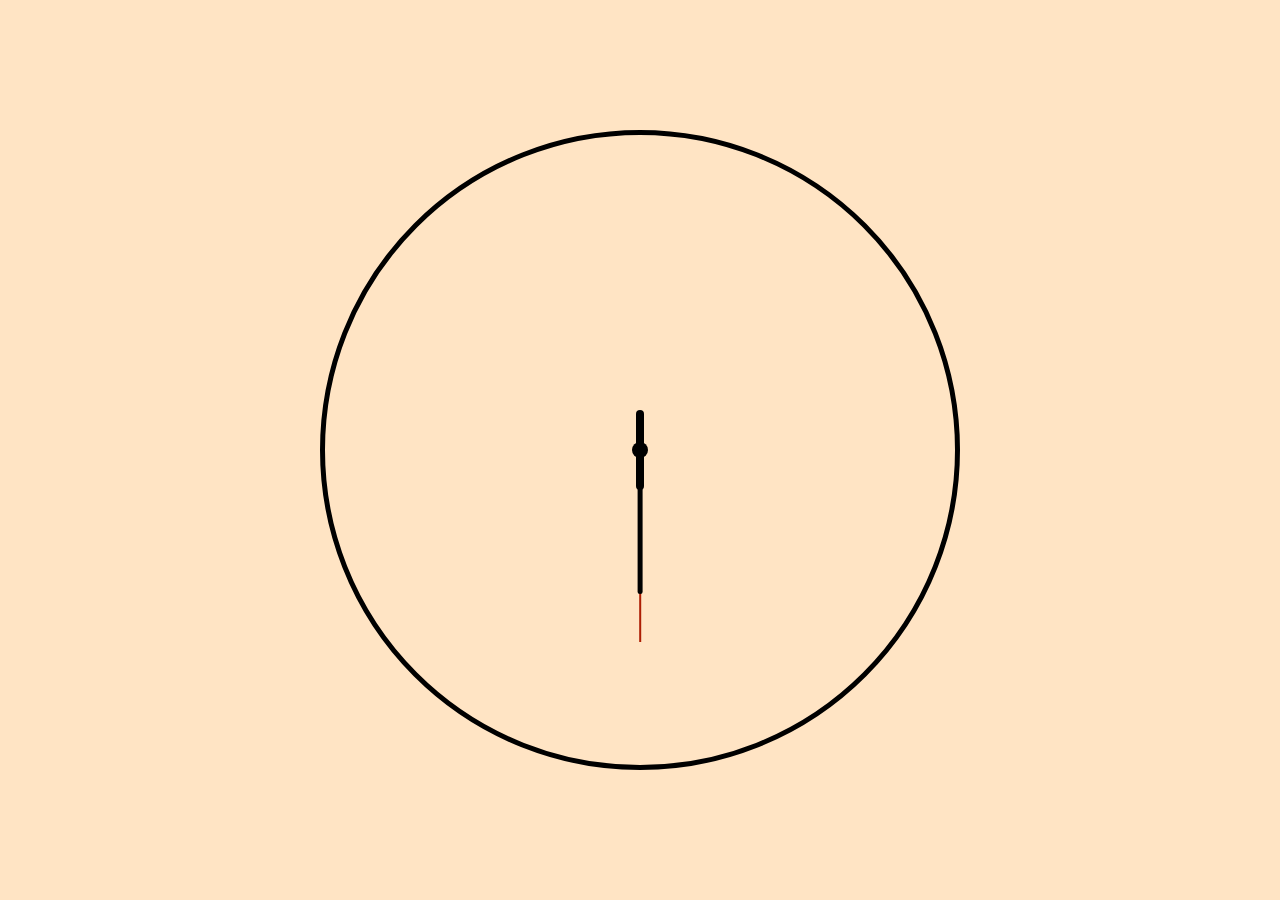
<file: Analog Saat/index.html>
<!DOCTYPE html>
<html lang="en">
<head>
    
    <meta charset="UTF-8">
    <meta http-equiv="X-UA-Compatible" content="IE=edge">
    <meta name="viewport" content="width=device-width, initial-scale=1.0">
    <title>Document</title>
    <link rel="stylesheet" href="style.css">
    
</head>
<body>
    
    <div class="clock">
        <div class="secs"></div>
        <div class="mins"></div>
        <div class="hours"></div>
        <div class="dot"></div>
    </div>
    
    <script src="app.js"></script>
    
</body>
    
</html>
</file>
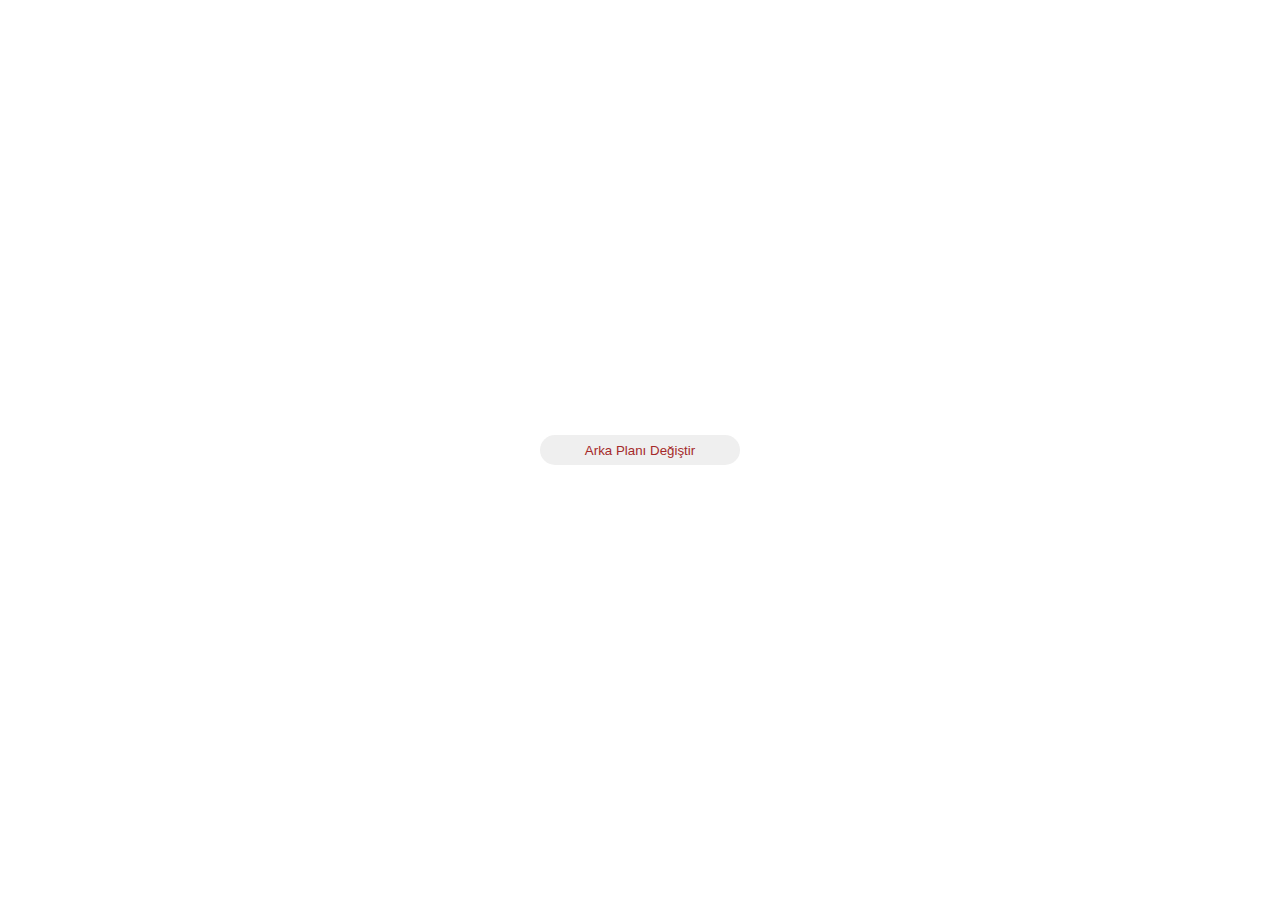
<file: Arka Plan Değiştirici/index.html>
<!DOCTYPE html>
<html lang="en">
<head>
    <meta charset="UTF-8">
    <meta http-equiv="X-UA-Compatible" content="IE=edge">
    <meta name="viewport" content="width=device-width, initial-scale=1.0">
    <title>Arka Plan Değiştirici</title>
    <link rel="stylesheet" href="style.css">
</head>
<body>
    <button>Arka Planı Değiştir</button>
    <script src="app.js"></script>
</body>
</html>
</file>
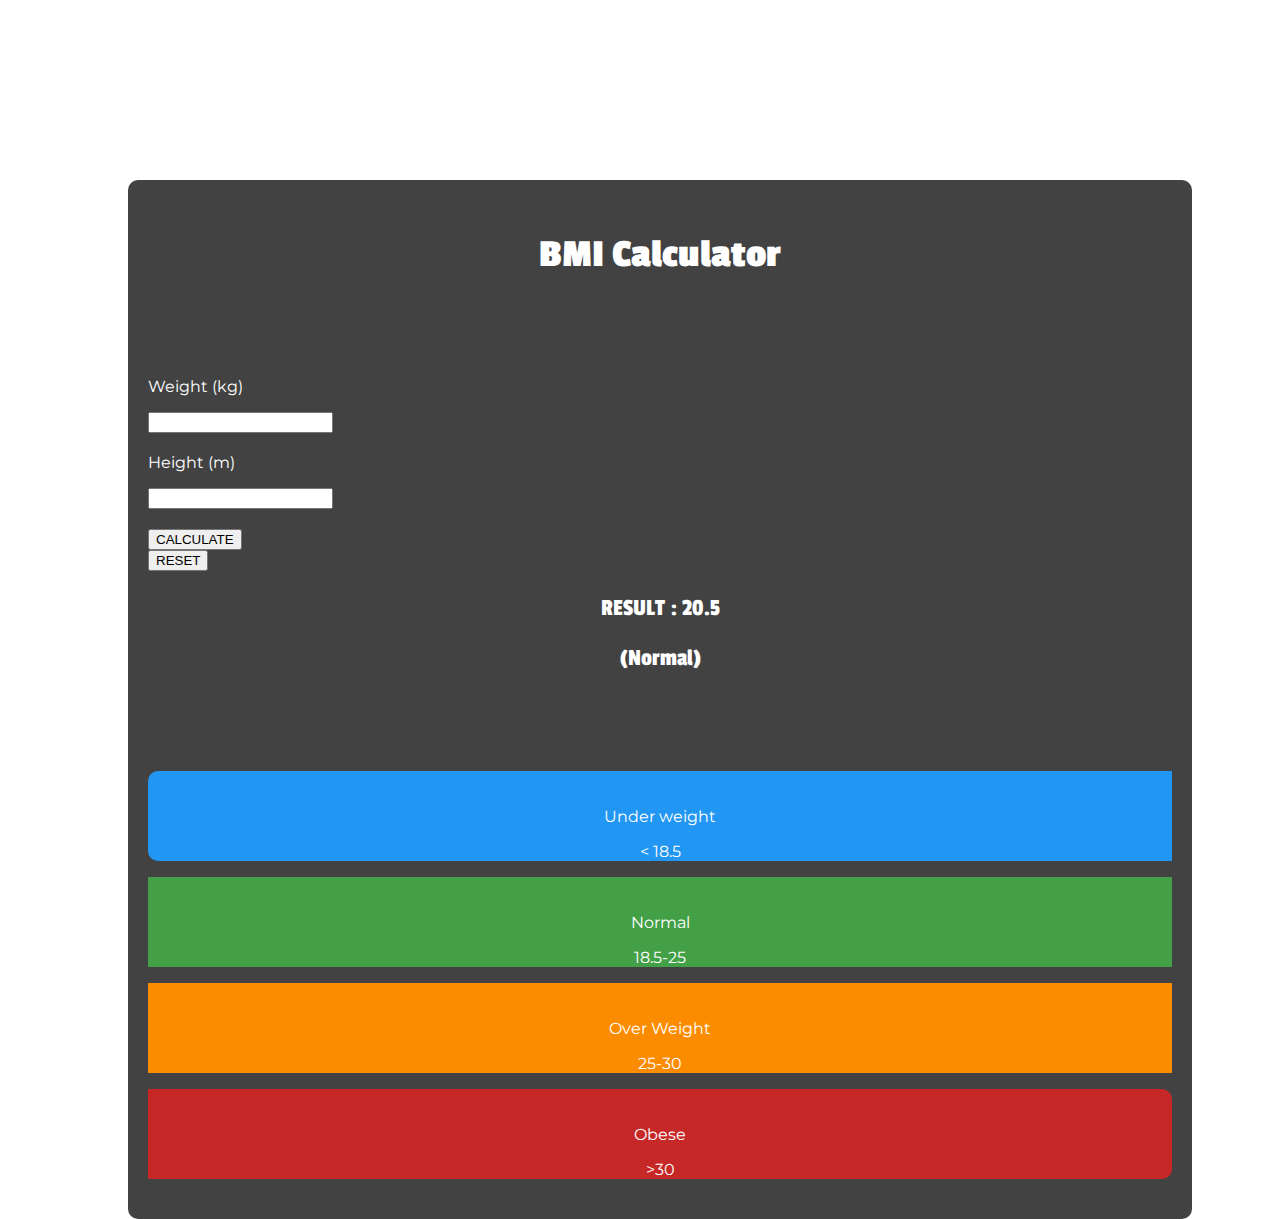
<file: BMI Calculator/index.html>
<!DOCTYPE html>
<html lang="en">
<head>
    
    <meta charset="UTF-8">
    <meta http-equiv="X-UA-Compatible" content="IE=edge">
    <meta name="viewport" content="width=device-width, initial-scale=1.0">
    <link rel="stylesheet" href="style.css">
    <link rel="stylesheet" href="https://cdn.jsdelivr.net/npm/bootstrap@4.5.3/dist/css/bootstrap.min.css" integrity="sha384-TX8t27EcRE3e/ihU7zmQxVncDAy5uIKz4rEkgIXeMed4M0jlfIDPvg6uqKI2xXr2" crossorigin="anonymous">
    <link rel="preconnect" href="https://fonts.gstatic.com">
    <link href="https://fonts.googleapis.com/css2?family=Montserrat:wght@300&display=swap" rel="stylesheet">
    <link rel="preconnect" href="https://fonts.gstatic.com">
    <link href="https://fonts.googleapis.com/css2?family=Passion+One&display=swap" rel="stylesheet">
    <title>BMI CALCULATOR</title>
    
</head>
<body>
    <div class="container">
        <div id="bmi-box">
            <div id="bmi-calculater">
                <h2>BMI Calculator</h2>
                <div class="row">
                    <div class="col-md-1"></div>
                    <div class="col-md-3"><p>Weight (kg)</p></div>
                    <div class="col-md-6"><input id="weight" class="form-control" type="number"/></div>
                </div>
                <div class="row">
                    <div class="col-md-1"></div>
                    <div class="col-md-3"><p>Height (m)</p></div>
                    <div class="col-md-6"><input id="height" class="form-control" type="number"/></div>
                </div>
                <div class="row">
                    <div class="col-md-4"></div>
                    <div class="col-md-3 d-grid gap-2"><button class="btn btn-primary btn-block" onclick="CalculateBMI();">CALCULATE</button></div>
                    <div class="col-md-3 d-grid gap-2"><button class="btn btn-danger btn-block" onclick="Reset();">RESET</button></div>
                </div>
                </div>
               
                        <div id="bmi-result">
                            <div class="row">
                                <div class="col-md-4"></div>
                                <div class="col-md-5">
                                    <p id="result">RESULT : 20.5 </p>
                                    <p id="result-statu">(Normal)</p>
                                </div>
                            </div>
                            
                        </div>
                   
            <div id="bmi-info">
                <div class="row">
                    <div class="col-md-3">
                        <p>Under weight</p>
                        <p> < 18.5 </p>
                    </div>
                    <div class="col-md-3">
                        <p>Normal</p>
                        <p>18.5-25</p>
                    </div>
                    <div class="col-md-3">
                        <p>Over Weight</p>
                        <p>25-30</p>
                    </div>
                    <div class="col-md-3">
                        <p>Obese</p>
                        <p>>30</p>
                    </div>
                </div>
                
            </div>
           
        </div>
    </div>




   
    <script src="app.js"></script>
    <script src="https://code.jquery.com/jquery-3.5.1.slim.min.js" integrity="sha384-DfXdz2htPH0lsSSs5nCTpuj/zy4C+OGpamoFVy38MVBnE+IbbVYUew+OrCXaRkfj" crossorigin="anonymous"></script>
    <script src="https://cdn.jsdelivr.net/npm/bootstrap@4.5.3/dist/js/bootstrap.bundle.min.js" integrity="sha384-ho+j7jyWK8fNQe+A12Hb8AhRq26LrZ/JpcUGGOn+Y7RsweNrtN/tE3MoK7ZeZDyx" crossorigin="anonymous"></script>
</body>
</html>
</file>
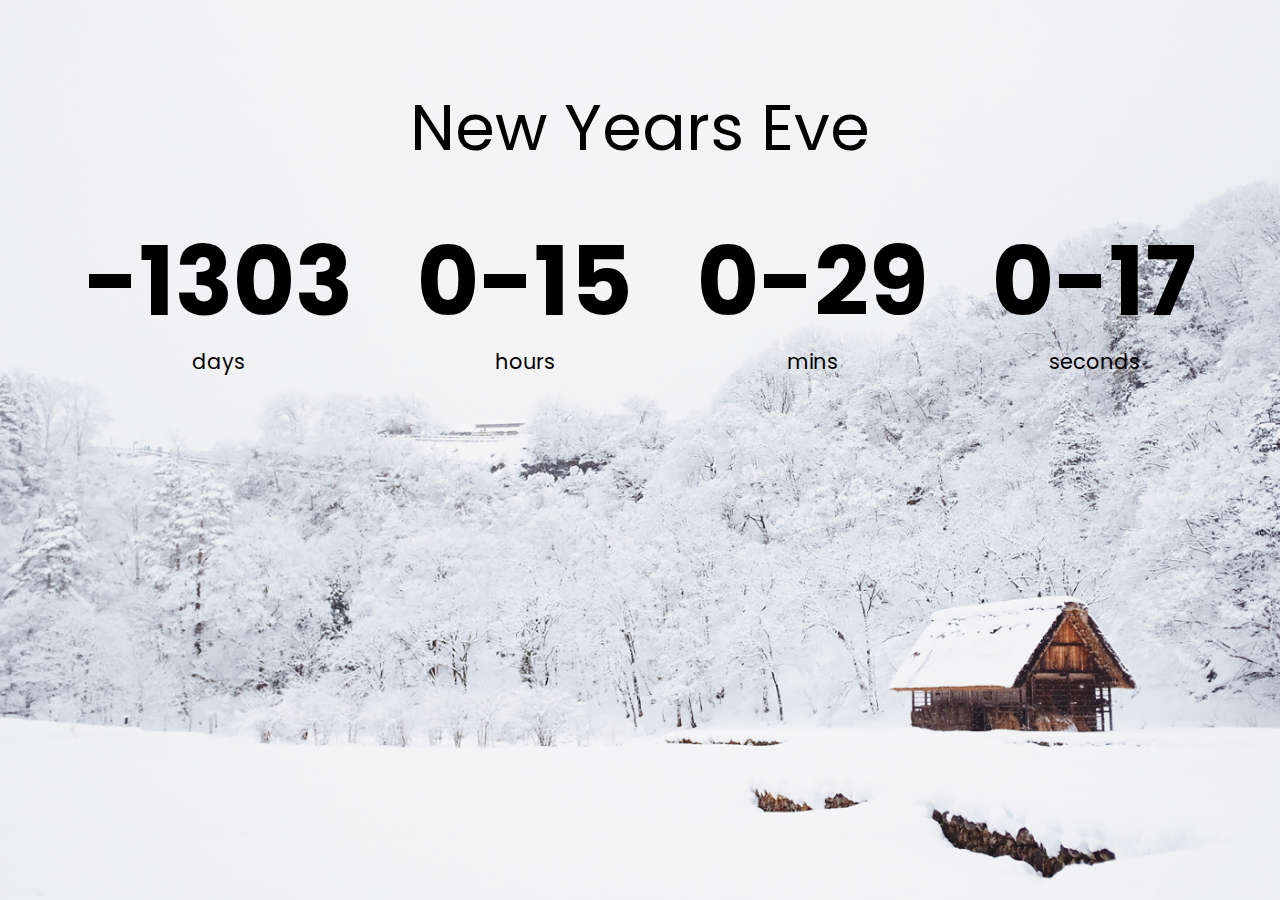
<file: Countdown Timer/index.html>
<!DOCTYPE html>
<html lang="en">
    <head>
        <meta charset="UTF-8" />
        <meta name="viewport" content="width=device-width, initial-scale=1.0" />
        <title>Countdown Timer</title>
        <link rel="stylesheet" href="style.css" />
        <script src="app.js" defer></script>
    </head>
    <body>
        <h1>New Years Eve</h1>
        <div class="countdown-container">
            <div class="countdown-el days-c">
                <p class="big-text" id="days">0</p>
                <span>days</span>
            </div>
            <div class="countdown-el hours-c">
                <p class="big-text" id="hours">0</p>
                <span>hours</span>
            </div>
            <div class="countdown-el mins-c">
                <p class="big-text" id="mins">0</p>
                <span>mins</span>
            </div>
            <div class="countdown-el seconds-c">
                <p class="big-text" id="seconds">0</p>
                <span>seconds</span>
            </div>
        </div>
    </body>
</html>
</file>
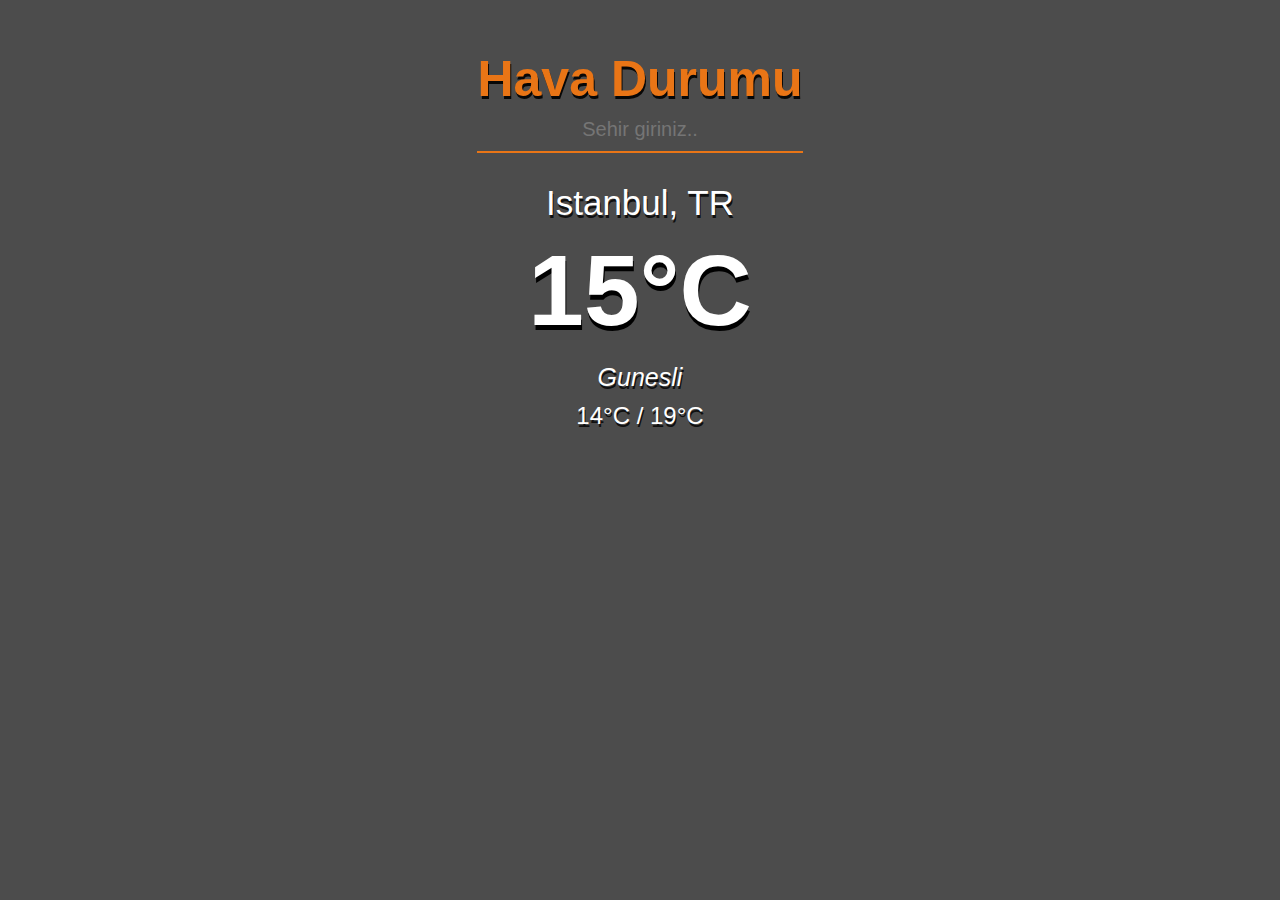
<file: Güncel Hava Durumu/index.html>
<!DOCTYPE html>
<html lang="en">
<head>
    <meta charset="UTF-8">
    <meta http-equiv="X-UA-Compatible" content="IE=edge">
    <meta name="viewport" content="width=device-width, initial-scale=1.0">
    <title>Güncel Hava Durumu</title>
    <link rel="stylesheet" href="style.css">
</head>
<body>
    
    <div class="app">
        <div class="header">
            <h1>Hava Durumu</h1>
            <input type="text" id="searchBar" placeholder="Sehir giriniz..">
        </div>
        <div class="content">
            <div class="city">Istanbul, TR</div>
            <div class="temp">15°C</div>
            <div class="desc">Gunesli</div>
            <div class="minmax">14°C / 19°C</div>
        </div>
    </div>



    <script src="app.js"></script>
</body>
</html>
</file>
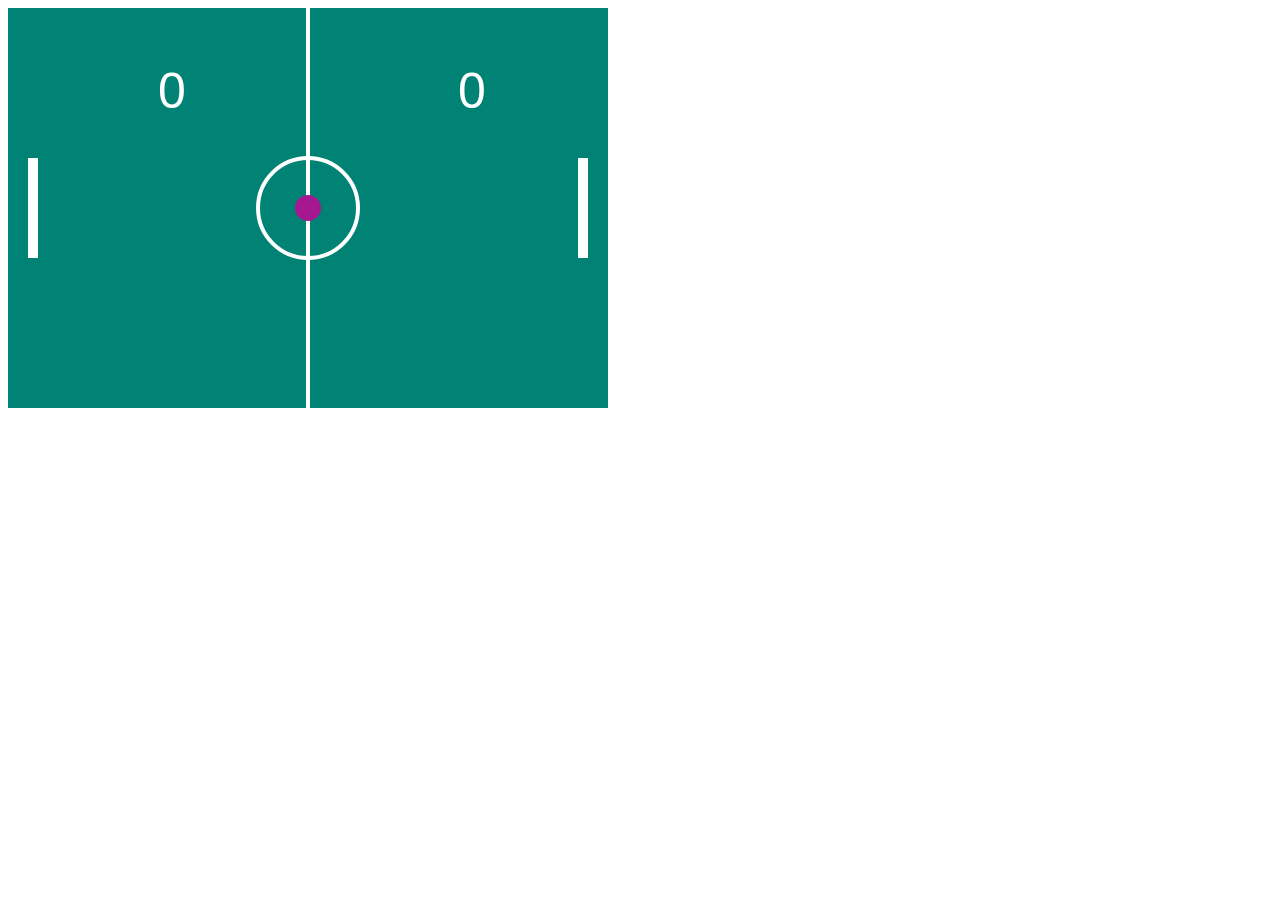
<file: Javascript Oyun/index.html>
<!DOCTYPE html>
<html lang="en">
<head>
    <meta charset="UTF-8">
    <meta http-equiv="X-UA-Compatible" content="IE=edge">
    <meta name="viewport" content="width=device-width, initial-scale=1.0">
    <title>Javascript Oyun</title>
</head>
<body>
    <canvas id="game" width="600" height="400"></canvas>
    <script src="app.js"></script>
</body>
</html>
</file>
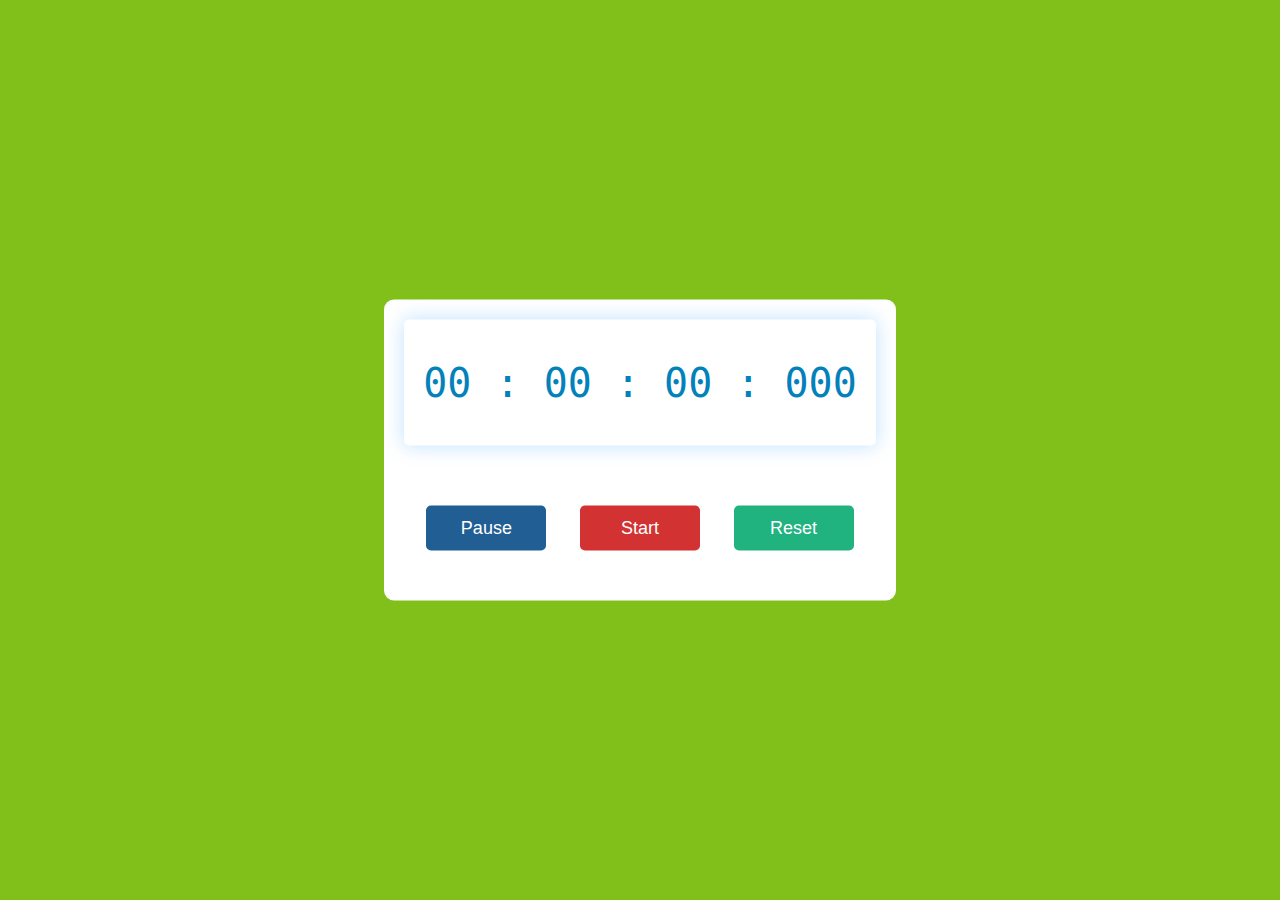
<file: Kronometre/index.html>
<!DOCTYPE html>
<html lang="en">
<head>
    <meta charset="UTF-8">
    <meta http-equiv="X-UA-Compatible" content="IE=edge">
    <meta name="viewport" content="width=device-width, initial-scale=1.0">
    <link rel="stylesheet" href="style.css">
    <title>Kronometre</title>
</head>
<body>
    <div class="container">
        <div class="timerDisplay">
           00 : 00 : 00 : 000
        </div>
        <div class="buttons">
              <button id="pauseTimer">Pause</button>
              <button id="startTimer">Start</button>
              <button id="Reset">Reset</button>
        </div>
    </div>

    <script src="app.js"></script>
</body>
</html>
</file>
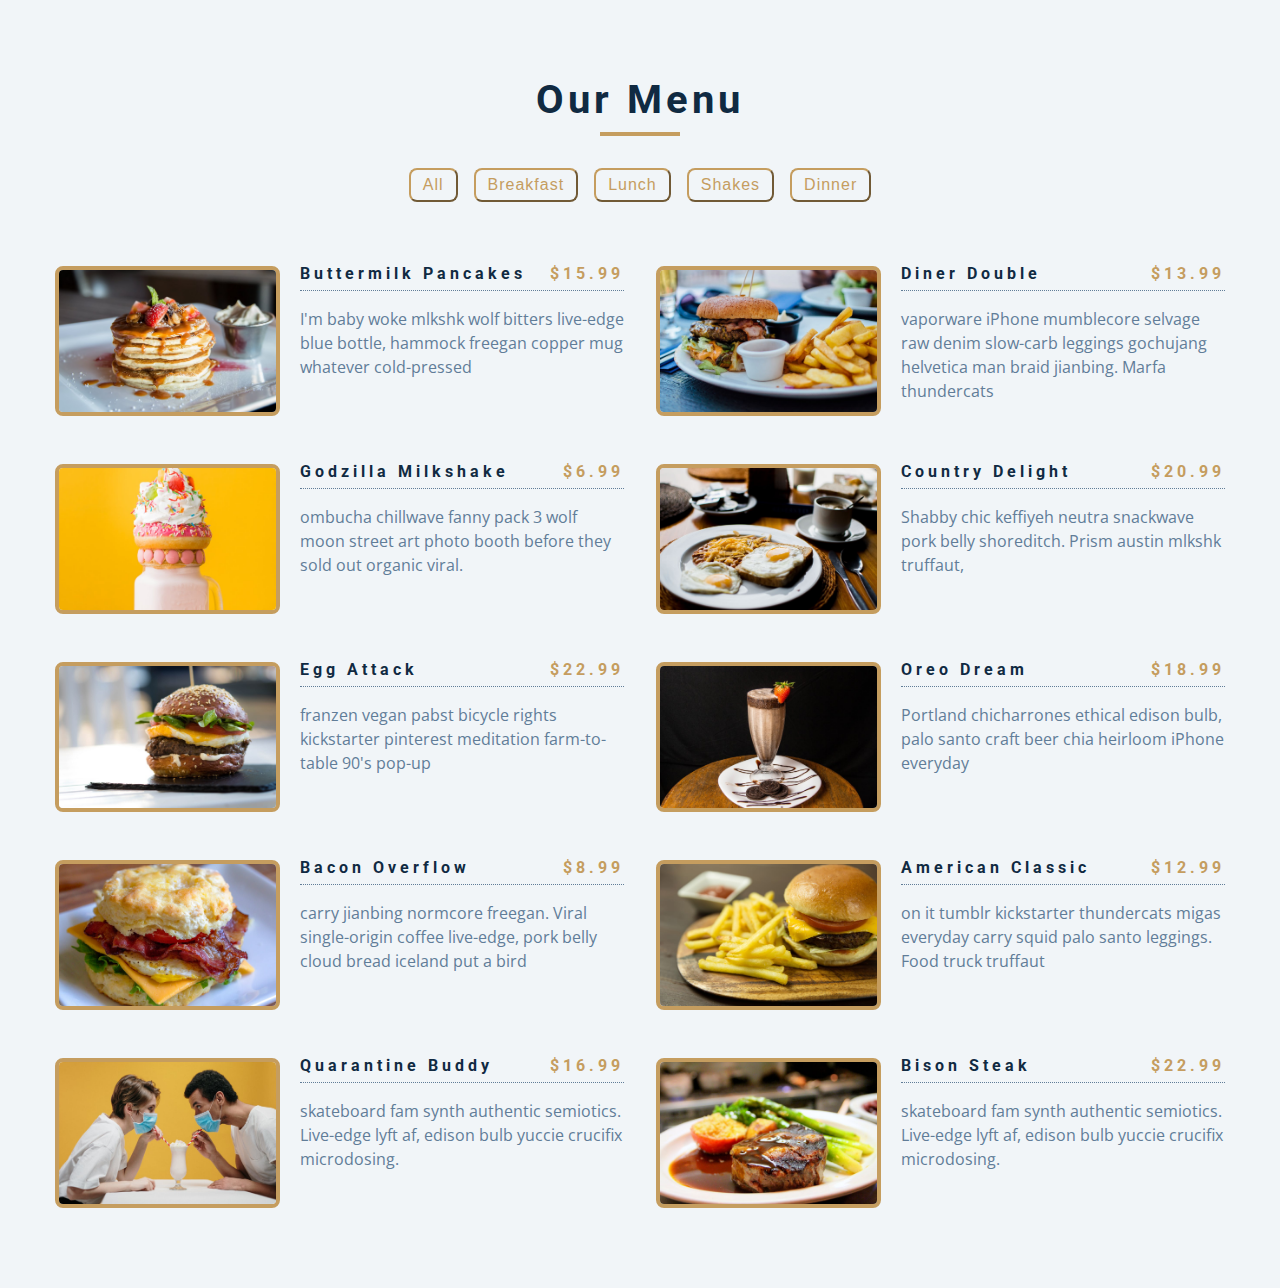
<file: Menu/index.html>
<!DOCTYPE html>
<html lang="en">
  <head>
    <meta charset="UTF-8" />
    <meta name="viewport" content="width=device-width, initial-scale=1.0" />
    <title>Menu</title>
    <link
      rel="stylesheet"
      href="https://cdnjs.cloudflare.com/ajax/libs/font-awesome/5.14.0/css/all.min.css"/>
    <link rel="stylesheet" href="style.css" />
  </head>
  <body>
    <section class="menu">
      <div class="title">
        <h2>our menu</h2>
        <div class="underline"></div>
      </div>
      <div class="btn-container">
      </div>
      <div class="section-center">
       
        <article class="menu-item">
          <img src="./menu-item.jpeg" alt="menu item" class="photo" />
          <div class="item-info">
            <header>
              <h4>buttermilk pancakes</h4>
              <h4 class="price">$15</h4>
            </header>
            <p class="item-text">
              Lorem ipsum dolor sit amet consectetur adipisicing elit.
              Repudiandae, sint quam. Et reprehenderit fugiat nesciunt inventore
              laboriosam excepturi! Quo, officia.
            </p>
          </div>
        </article>
        
        <article class="menu-item">
          <img src="./menu-item.jpeg" alt="menu item" class="photo" />
          <div class="item-info">
            <header>
              <h4>buttermilk pancakes</h4>
              <h4 class="price">$15</h4>
            </header>
            <p class="item-text">
              Lorem ipsum dolor sit amet consectetur adipisicing elit.
              Repudiandae, sint quam. Et reprehenderit fugiat nesciunt inventore
              laboriosam excepturi! Quo, officia.
            </p>
          </div>
        </article>
        <article class="menu-item">
          <img src="./menu-item.jpeg" alt="menu item" class="photo" />
          <div class="item-info">
            <header>
              <h4>buttermilk pancakes</h4>
              <h4 class="price">$15</h4>
            </header>
            <p class="item-text">
              Lorem ipsum dolor sit amet consectetur adipisicing elit.
              Repudiandae, sint quam. Et reprehenderit fugiat nesciunt inventore
              laboriosam excepturi! Quo, officia.
            </p>
          </div>
        </article>
        
      </div>
    </section>
    <script src="app.js"></script>
  </body>
</html>
</file>
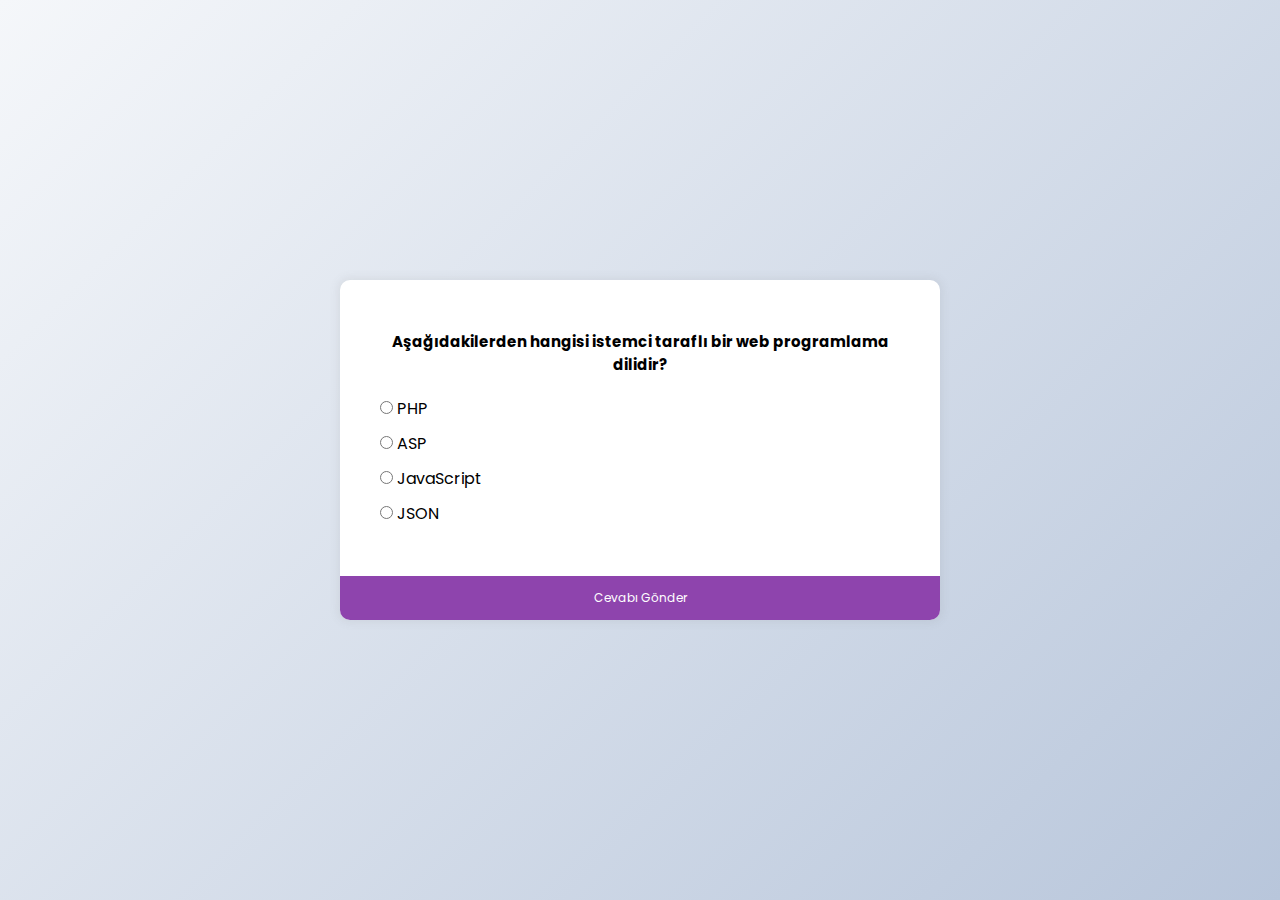
<file: Online Sınav/index.html>
<!DOCTYPE html>
<html lang="en">
<head>
    <meta charset="UTF-8">
    <meta http-equiv="X-UA-Compatible" content="IE=edge">
    <meta name="viewport" content="width=device-width, initial-scale=1.0">
    <title>JavaScript Online Sınav Uygulaması</title>
    <link rel="stylesheet" href="style.css">
</head>
<body>
    <div class="kapsayici" id="sinav">
        <div class="soruGoster">
          <h2 id="soru">Soru buraya gelecek</h2>
          <ul>
            <li>
                
              <input type="radio" name="secenek" id="secenekA" class="secenek">
              <label for="secenekA" id="aAciklama">A Şıkkı</label>
                
            </li>
              
  
            <li>
              <input type="radio" name="secenek" id="secenekB" class="secenek">
              <label for="secenekB" id="bAciklama">B Şıkkı</label>
            </li>
  
            <li>
              <input type="radio" name="secenek" id="secenekC" class="secenek">
              <label for="secenekC" id="cAciklama">C Şıkkı</label>
            </li>
  
            <li>
              <input type="radio" name="secenek" id="secenekD" class="secenek">
              <label for="secenekD" id="dAciklama">D Şıkkı</label>
            </li>
          </ul>
        </div>
        <button id="sinavGonder">Cevabı Gönder</button>
      </div>

    <script src="app.js"></script>
</body>
</html>
</file>
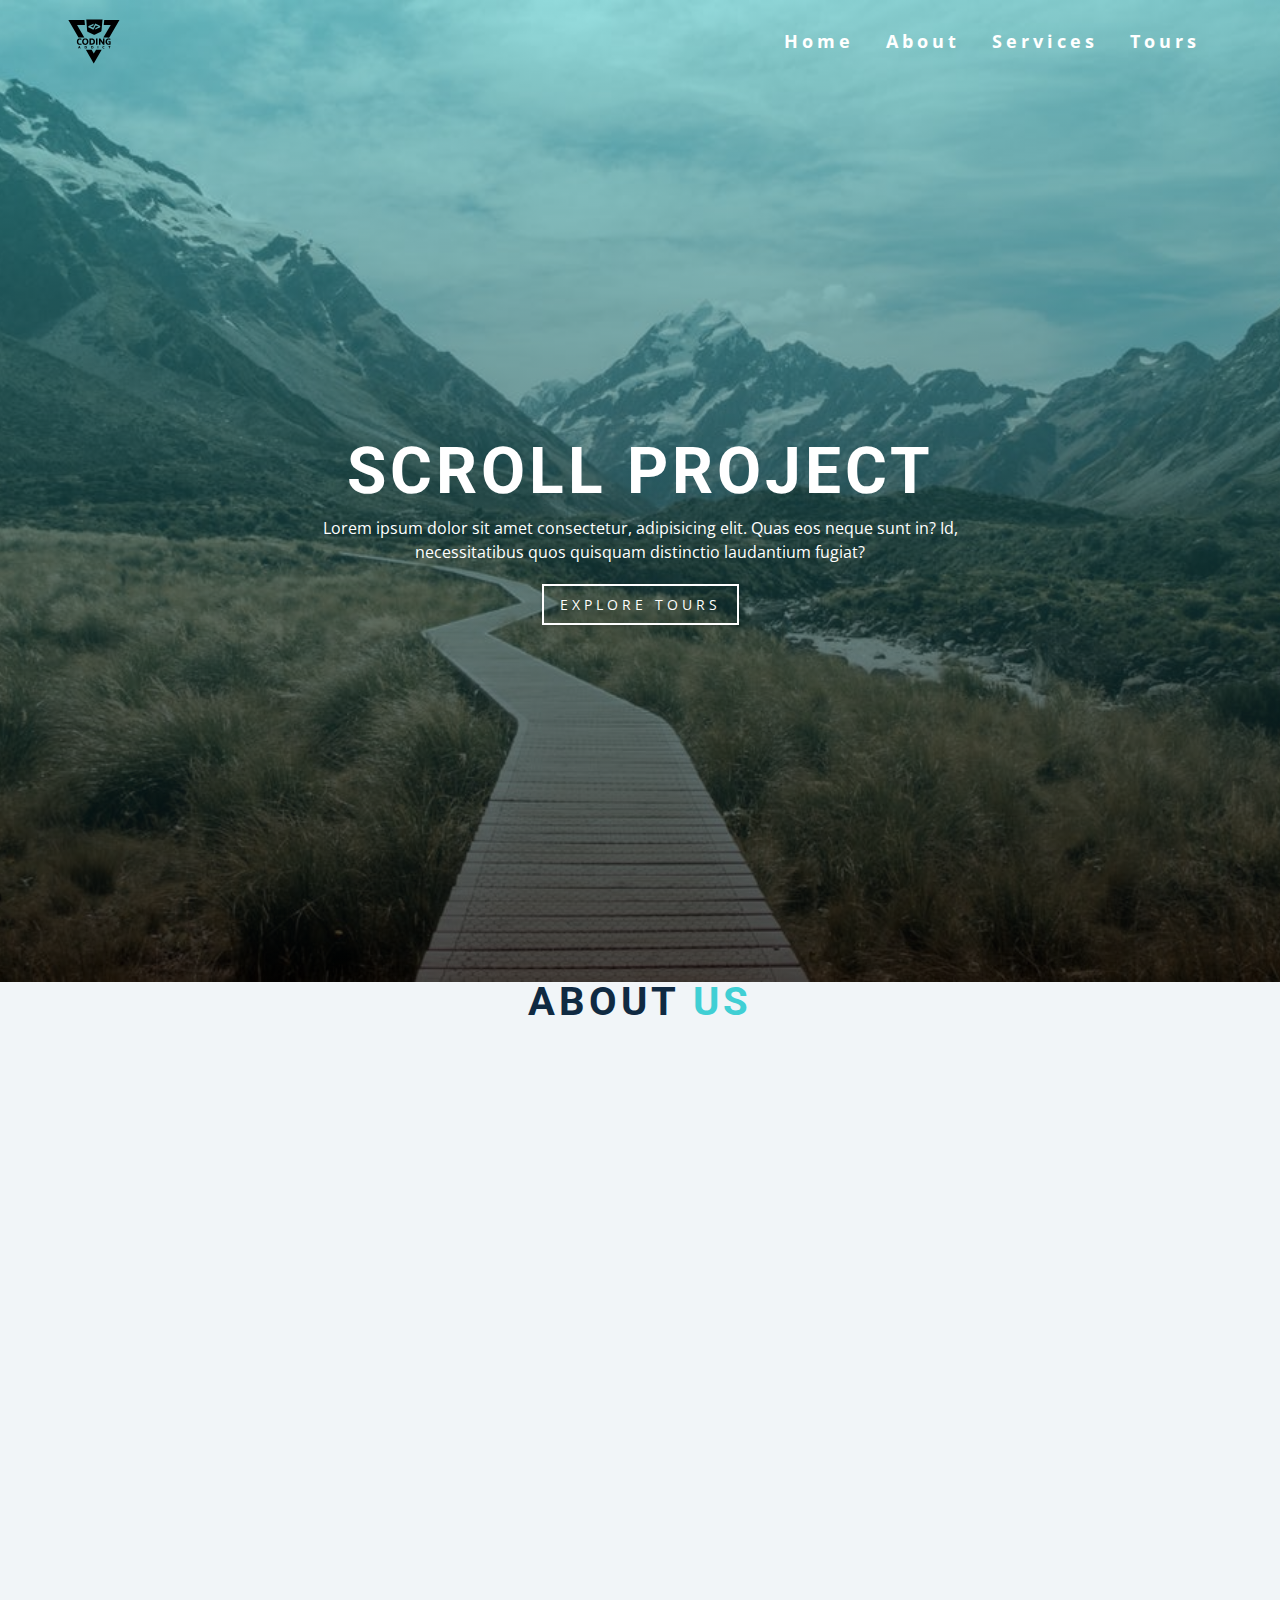
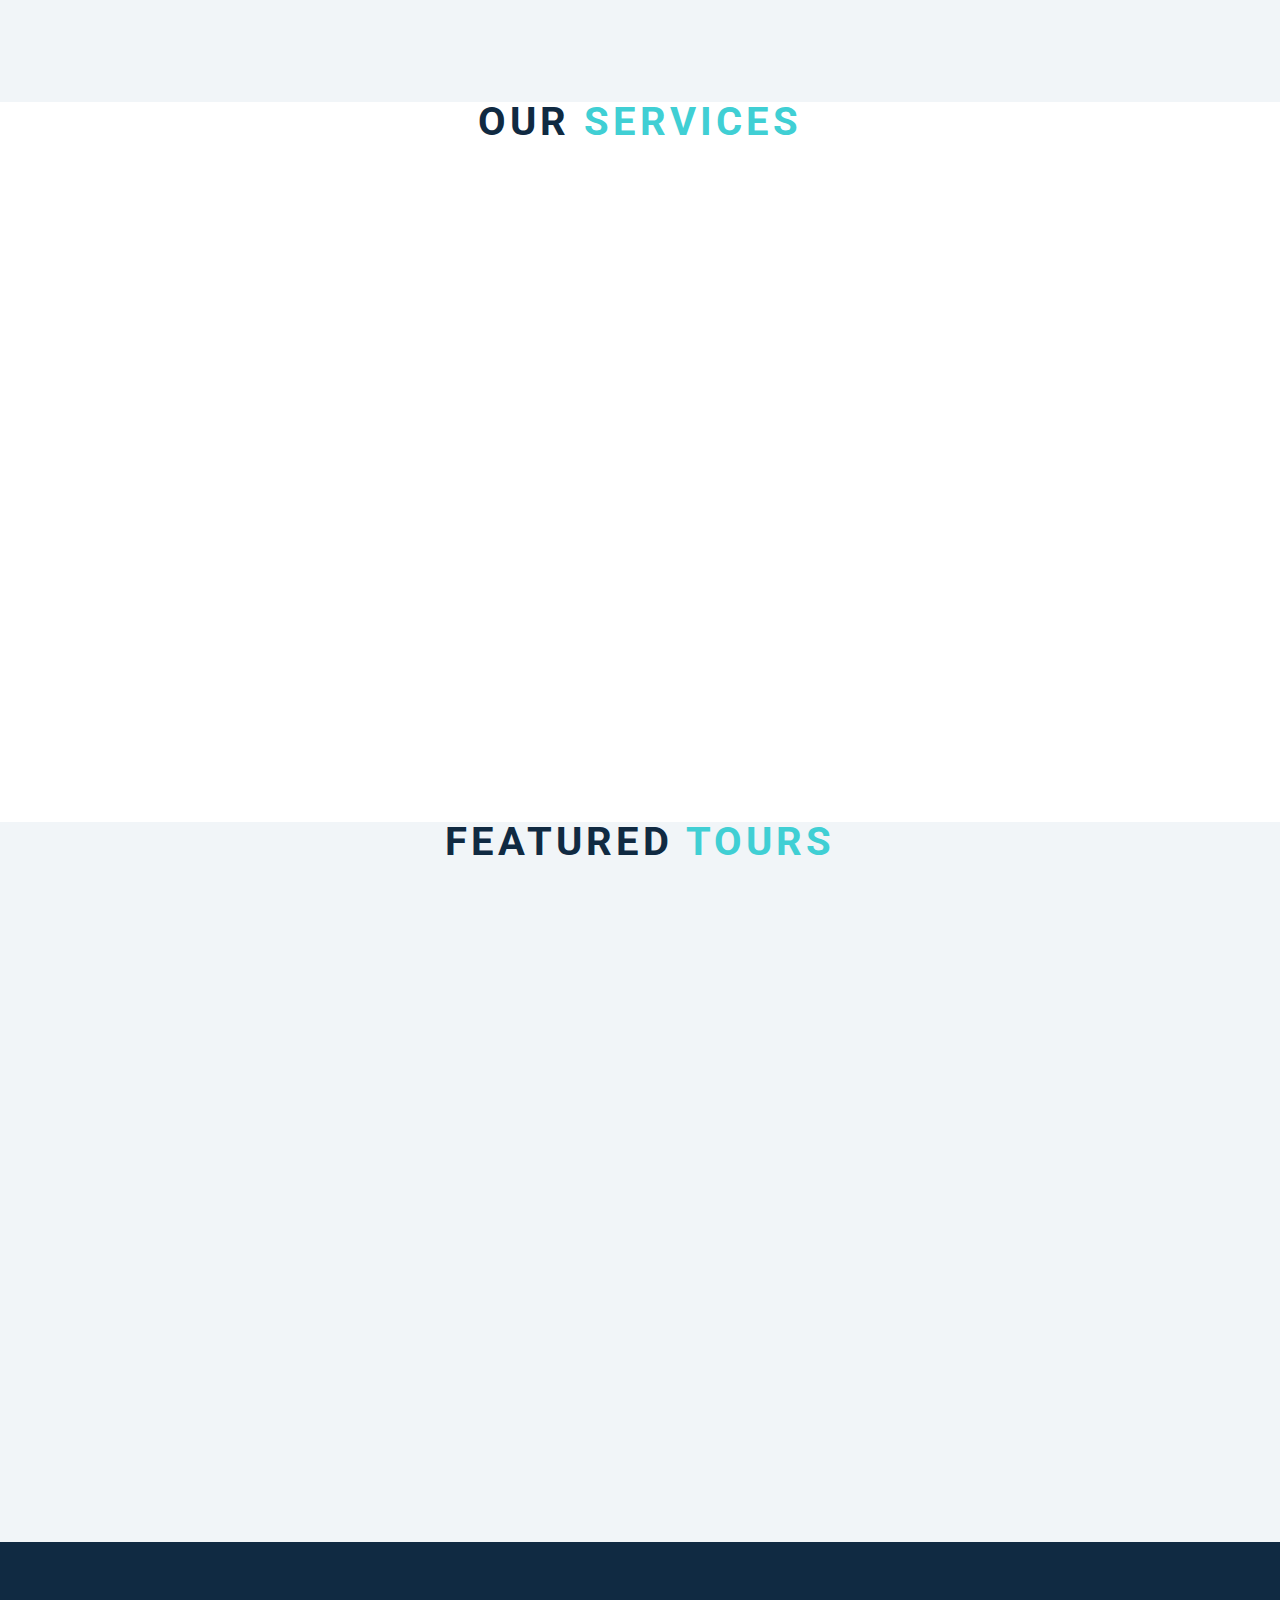
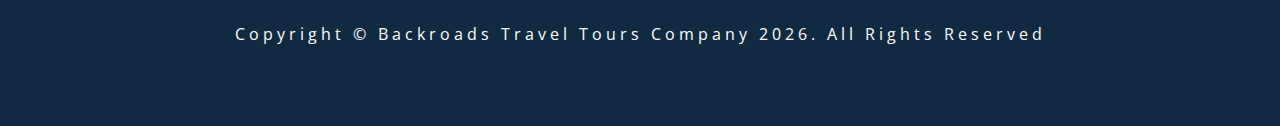
<file: Scroll Bar/index.html>
<!DOCTYPE html>
<html lang="en">
  <head>
    <meta charset="UTF-8" />
    <meta name="viewport" content="width=device-width, initial-scale=1.0" />
    <title>Scroll Project</title>
    <link
      rel="stylesheet"
      href="https://cdnjs.cloudflare.com/ajax/libs/font-awesome/5.14.0/css/all.min.css"
    />
    <link rel="stylesheet" href="style.css" />
  </head>
  <body>
    
    <header id="home">
      <nav id="nav">
        <div class="nav-center">
          <div class="nav-header">
            <img src="./logo.svg" class="logo" alt="logo" />
            <button class="nav-toggle">
              <i class="fas fa-bars"></i>
            </button>
          </div>
          <div class="links-container">
            <ul class="links">
              <li>
                <a href="#home" class="scroll-link">home</a>
              </li>
              <li>
                <a href="#about" class="scroll-link">about</a>
              </li>
              <li>
                <a href="#services" class="scroll-link">services</a>
              </li>
              <li>
                <a href="#tours" class="scroll-link">tours</a>
              </li>
            </ul>
          </div>
        </div>
      </nav>
      <div class="banner">
        <div class="container">
          <h1>scroll project</h1>
          <p>
            Lorem ipsum dolor sit amet consectetur, adipisicing elit. Quas eos
            neque sunt in? Id, necessitatibus quos quisquam distinctio
            laudantium fugiat?
          </p>
          <a href="#tours" class="scroll-link btn btn-white">explore tours</a>
        </div>
      </div>
    </header>
    <section id="about" class="section">
      <div class="title">
        <h2>about <span>us</span></h2>
      </div>
    </section>
    
    <section id="services" class="section">
      <div class="title">
        <h2>our <span>services</span></h2>
      </div>
    </section>
    
    <section id="tours" class="section">
      <div class="title">
        <h2>featured <span>tours</span></h2>
      </div>
    </section>
    
    <footer class="section">
      <p>
        copyright &copy; backroads travel tours company
        <span id="date"></span>. all rights reserved
      </p>
    </footer>
    <a class="scroll-link top-link" href="#home">
      <i class="fas fa-arrow-up"></i>
    </a>
    
    <script src="app.js"></script>
  </body>
</html>
</file>
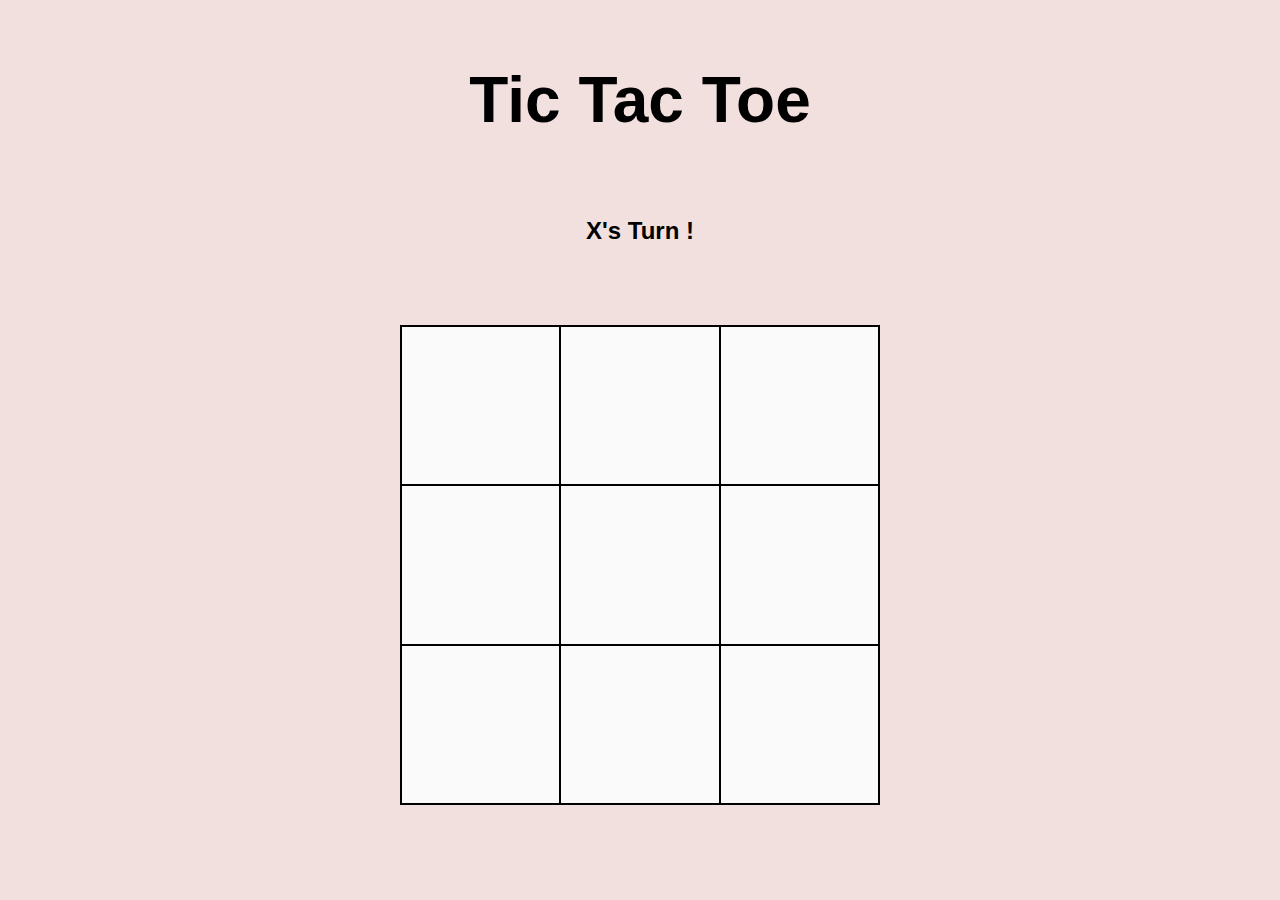
<file: XoX Game/index.html>
<!DOCTYPE html>
<html lang="en">
<head>
    <meta charset="UTF-8">
    <meta http-equiv="X-UA-Compatible" content="IE=edge">
    <meta name="viewport" content="width=device-width, initial-scale=1.0">
    <title>XOX Game</title>
    <link rel="stylesheet" href="style.css">
</head>
<body>
    <h1>Tic Tac Toe</h1>
    <h2 id="player"></h2>
    <div class="game-container">
        <div class="block"></div>
        <div class="block"></div>
        <div class="block"></div>
        <div class="block"></div>
        <div class="block"></div>
        <div class="block"></div>
        <div class="block"></div>
        <div class="block"></div>
        <div class="block"></div>
    </div>
    <p id="error"></p>





    <script src="app.js"></script>
</body>
</html>
</file>
<file: Analog Saat/style.css>
*{
    margin: 0;
    padding: 0;
    box-sizing: border-box;
}

body{
    height: 100vh;
    display: flex;
    justify-content: center;
    align-items: center;
    background-color: bisque;
}

.clock{
    position: relative;
    width: 40rem;
    height: 40rem;
    border: 5px solid black;
    border-radius: 50%;
    background: url("https://cssanimation.rocks/images/posts/clocks/ios_clock.svg") center;
    background-repeat: no-repeat;
    background-size: 88%;
}

.secs{
    position: absolute;
    top: 50%;
    left: 50%;
    height: 12rem;
    width: .1rem;
    background-color: rgb(173, 29, 3);
    transform: translateX(-50%);
    transform-origin: 25% 0;
}

.mins{
    position: absolute;
    top: 50%;
    left: 50%;
    height: 9rem;
    width: .3rem;
    border-radius: 20px;
    background-color: black;
    transform: translateX(-50%);
    transform-origin: 25% 0;
}
.hours{
    position: absolute;
    top: 50%;
    left: 50%;
    height: 5rem;
    width: .5rem;
    background-color: black;
    border-radius: 15px;
    transform: translateX(-50%) translateY(-50%);
    transform-origin: 50% 0;
}

.dot{
    position: absolute;
    top: 50%;
    left: 50%;
    height: 1rem;
    width: 1rem;
    border-radius: 50%;
    background-color: black;
    transform: translateX(-50%) translateY(-50%);
}
</file>
<file: Arka Plan Değiştirici/style.css>
body{
    margin: 0;
    display: flex;
    align-items: center;
    justify-content: center;
    min-height: 100vh;
}
button{
    width: 200px;
    height: 30px;
    color: brown;
    border: 50px;
    border-radius: 20px;
}
</file>
<file: BMI Calculator/style.css>
body{
    font-family: 'Montserrat', sans-serif !important;
}

#bmi-box{
    background-color: #424242;
    color: #fff;
    width: 80%;
    position: absolute;
    top:20%;
    left: 10%;
    padding: 20px;
    border-radius: 10px;
}

#bmi-calculater h2 {
    text-align: center;
    margin-bottom: 100px;
    font-family: 'Passion One', cursive;
    font-size: 40px;
}
.bmi-container{
        display: flex;
        flex-direction: row;
        flex-wrap: nowrap;
        justify-content: center;
        align-items: baseline;
        align-content: stretch;
}
.bmi-items{
    margin:10px;
}

#bmi-result{
    text-align: center;
    font-size: 24px;
    font-family: 'Passion One', cursive;

}

.row{
    margin-bottom: 20px;
}
#bmi-info{
    text-align: center;
    margin-top: 100px;
}
#bmi-info .row .col-md-3{
    padding-top:20px;
}
#bmi-info .row .col-md-3:nth-child(1){
   background-color: #2196f3;
   border-top-left-radius: 10px;
   border-bottom-left-radius: 10px;
}
#bmi-info .row .col-md-3:nth-child(2){
    background-color: #43a047;
 }
 #bmi-info .row .col-md-3:nth-child(3){
    background-color: #fb8c00;
    
 }
 #bmi-info .row .col-md-3:nth-child(4){
    background-color: #c62828;
    border-bottom-right-radius: 10px;
    border-top-right-radius: 10px;
 }
</file>
<file: Countdown Timer/style.css>
@import url("https://fonts.googleapis.com/css2?family=Poppins:wght@200;400;600&display=swap");
* {
    box-sizing: border-box;
}
body {
    background-image: url("./snow.jpg");
    background-size: cover;
    background-position: center center;
    display: flex;
    flex-direction: column;
    align-items: center;
    min-height: 100vh;
    font-family: "Poppins", sans-serif;
    margin: 0;
}
h1 {
    font-weight: normal;
    font-size: 4rem;
    margin-top: 5rem;
}

.countdown-container {
    display: flex;
    flex-wrap: wrap;
    justify-content: center;
}

.big-text {
    font-weight: bold;
    font-size: 6rem;
    line-height: 1;
    margin: 1rem 2rem;
}

.countdown-el {
    text-align: center;
}

.countdown-el span {
    font-size: 1.3rem;
}
</file>
<file: Güncel Hava Durumu/style.css>
*{
    margin: 0;
    padding: 0;
    box-sizing: border-box;
}
body{
    font-family: 'montserrat', sans-serif;
    color: white;
    background-image: url(https://images.unsplash.com/photo-1567527259232-3a7fcd490c55?ixid=MnwxMjA3fDB8MHxzZWFyY2h8M3x8aXN0YW5idWx8ZW58MHx8MHx8&ixlib=rb-1.2.1&w=1000&q=80);
    background-position: center;
    background-repeat: no-repeat;
    background-size: cover;
 
    height: 100vh;
}
.app{
    display: flex;
    flex-direction: column;
    align-items: center;
    text-align: center;
    background: rgba(0,0, 0, .7);
    height: 100vh;
}
.header{
    padding: 50px 20px 30px 20px;
}
.header h1{
    font-size: 50px;
    color: #e97516;
    text-shadow: 1px 3px rgba(0, 0, 0, .9);
}
.header input{
    width: 100%;
    padding: 10px;
    background: transparent;
    border: 0;
    outline: 0;
    border-bottom: 2px solid #e97516;
    text-align: center;
    font-size: 20px;
    color: #f2f2f2;
}
.city{
    font-size: 35px;
    font-weight: 500;
    margin-bottom: 10px;
    text-shadow: 1px 3px rgba(0, 0, 0, .8);
}
.temp{
    font-size: 100px;
    font-weight: 700;
    margin-bottom: 15px;
    text-shadow: 1px 5px rgba(0, 0, 0, 1);
}
.desc{
    font-size: 25px;
    font-style: italic;
    text-shadow: 1px 3px rgba(0, 0, 0, .8);
    margin-bottom: 10px;
}
.minmax{
    font-size: 24px;
    text-shadow: 1px 3px rgba(0, 0, 0, .8);
}
</file>
<file: Kronometre/style.css>
*,
*:before,
*:after{
    padding: 0;
    margin: 0;
    box-sizing: border-box;
}

body{
    background-color: rgb(129, 192, 27);
}

.container{
    background-color: #ffffff;
    width: 40%;
    min-width: 500px;
    position: absolute;
    transform: translate(-50%,-50%);
    top: 50%;
    left: 50%;
    padding: 20px 0;
    padding-bottom: 50px;
    border-radius: 10px;
}
.timerDisplay{
    position: relative;
    width: 92%;
    background: #ffffff;
    left: 4%;
    padding: 40px 0;
    font-family: 'Roboto mono',monospace;
    color: #0381bb;
    font-size: 40px;
    display: flex;
    align-items: center;
    justify-content: space-around;
    border-radius: 5px;
    box-shadow: 0 0 20px rgba(0, 139, 253, 0.25);
}
.buttons{
    width: 90%;
    margin: 60px auto 0 auto;
    display: flex;
    justify-content: space-around;
}
.buttons button{
    width: 120px;
    height: 45px;
    background-color: #205e94;
    color: #ffffff;
    border: none;
    font-family: 'Poppins',sans-serif;
    font-size: 18px;
    border-radius: 5px;
    cursor: pointer;
    outline: none;
}
.buttons button:nth-last-child(2){
    background-color: #d23332;
}
.buttons button:nth-last-child(1){
    background-color: #20b380;
}
</file>
<file: Menu/style.css>
@import url("https://fonts.googleapis.com/css?family=Open+Sans|Roboto:400,700&display=swap");
:root {
  /* dark shades of primary color*/
  --clr-primary-1: hsl(205, 86%, 17%);
  --clr-primary-2: hsl(205, 77%, 27%);
  --clr-primary-3: hsl(205, 72%, 37%);
  --clr-primary-4: hsl(205, 63%, 48%);
  /* primary/main color */
  --clr-primary-5: #49a6e9;
  /* lighter shades of primary color */
  --clr-primary-6: hsl(205, 89%, 70%);
  --clr-primary-7: hsl(205, 90%, 76%);
  --clr-primary-8: hsl(205, 86%, 81%);
  --clr-primary-9: hsl(205, 90%, 88%);
  --clr-primary-10: hsl(205, 100%, 96%);
  /* darkest grey - used for headings */
  --clr-grey-1: hsl(209, 61%, 16%);
  --clr-grey-2: hsl(211, 39%, 23%);
  --clr-grey-3: hsl(209, 34%, 30%);
  --clr-grey-4: hsl(209, 28%, 39%);
  /* grey used for paragraphs */
  --clr-grey-5: hsl(210, 22%, 49%);
  --clr-grey-6: hsl(209, 23%, 60%);
  --clr-grey-7: hsl(211, 27%, 70%);
  --clr-grey-8: hsl(210, 31%, 80%);
  --clr-grey-9: hsl(212, 33%, 89%);
  --clr-grey-10: hsl(210, 36%, 96%);
  --clr-white: #fff;
  --clr-red-dark: hsl(360, 67%, 44%);
  --clr-red-light: hsl(360, 71%, 66%);
  --clr-green-dark: hsl(125, 67%, 44%);
  --clr-green-light: hsl(125, 71%, 66%);
  --clr-gold: #c59d5f;
  --clr-black: #222;
  --ff-primary: "Roboto", sans-serif;
  --ff-secondary: "Open Sans", sans-serif;
  --transition: all 0.3s linear;
  --spacing: 0.25rem;
  --radius: 0.5rem;
  --light-shadow: 0 5px 15px rgba(0, 0, 0, 0.1);
  --dark-shadow: 0 5px 15px rgba(0, 0, 0, 0.2);
  --max-width: 1170px;
  --fixed-width: 620px;
}
*,
::after,
::before {
  margin: 0;
  padding: 0;
  box-sizing: border-box;
}
body {
  font-family: var(--ff-secondary);
  background: var(--clr-grey-10);
  color: var(--clr-grey-1);
  line-height: 1.5;
  font-size: 0.875rem;
}
ul {
  list-style-type: none;
}
a {
  text-decoration: none;
}
img:not(.logo) {
  width: 100%;
}
img {
  display: block;
}
h1,
h2,
h3,
h4 {
  letter-spacing: var(--spacing);
  text-transform: capitalize;
  line-height: 1.25;
  margin-bottom: 0.75rem;
  font-family: var(--ff-primary);
}
h1 {
  font-size: 3rem;
}
h2 {
  font-size: 2rem;
}
h3 {
  font-size: 1.25rem;
}
h4 {
  font-size: 0.875rem;
}
p {
  margin-bottom: 1.25rem;
  color: var(--clr-grey-5);
}
@media screen and (min-width: 800px) {
  h1 {
    font-size: 4rem;
  }
  h2 {
    font-size: 2.5rem;
  }
  h3 {
    font-size: 1.75rem;
  }
  h4 {
    font-size: 1rem;
  }
  body {
    font-size: 1rem;
  }
  h1,
  h2,
  h3,
  h4 {
    line-height: 1;
  }
}

.btn {
  text-transform: uppercase;
  background: transparent;
  color: var(--clr-black);
  padding: 0.375rem 0.75rem;
  letter-spacing: var(--spacing);
  display: inline-block;
  transition: var(--transition);
  font-size: 0.875rem;
  border: 2px solid var(--clr-black);
  cursor: pointer;
  box-shadow: 0 1px 3px rgba(0, 0, 0, 0.2);
  border-radius: var(--radius);
}
.btn:hover {
  color: var(--clr-white);
  background: var(--clr-black);
}
.section {
  padding: 5rem 0;
}

main {
  min-height: 100vh;
  display: grid;
  place-items: center;
}

.menu {
  padding: 5rem 0;
}
.title {
  text-align: center;
  margin-bottom: 2rem;
}
.underline {
  width: 5rem;
  height: 0.25rem;
  background: var(--clr-gold);
  margin-left: auto;
  margin-right: auto;
}
.btn-container {
  margin-bottom: 4rem;
  display: flex;
  justify-content: center;
}
.filter-btn {
  background: transparent;
  border-color: var(--clr-gold);
  font-size: 1rem;
  text-transform: capitalize;
  margin: 0 0.5rem;
  letter-spacing: 1px;
  border-radius: var(--radius);
  padding: 0.375rem 0.75rem;
  color: var(--clr-gold);
  cursor: pointer;
  transition: var(--transition);
}
.filter-btn:hover {
  background: var(--clr-gold);
  color: var(--clr-white);
}
.section-center {
  width: 90vw;
  margin: 0 auto;
  max-width: 1170px;
  display: grid;
  gap: 3rem 2rem;
  justify-items: center;
}
.menu-item {
  display: grid;
  gap: 1rem 2rem;
  max-width: 25rem;
}
.photo {
  object-fit: cover;
  height: 200px;
  border: 0.25rem solid var(--clr-gold);
  border-radius: var(--radius);
}
.item-info header {
  display: flex;
  justify-content: space-between;
  border-bottom: 0.5px dotted var(--clr-grey-5);
}
.item-info h4 {
  margin-bottom: 0.5rem;
}
.price {
  color: var(--clr-gold);
}
.item-text {
  margin-bottom: 0;
  padding-top: 1rem;
}

@media screen and (min-width: 768px) {
  .menu-item {
    grid-template-columns: 225px 1fr;
    gap: 0 1.25rem;
    max-width: 40rem;
  }
  .photo {
    height: 175px;
  }
}
@media screen and (min-width: 1200px) {
  .section-center {
    width: 95vw;
    grid-template-columns: 1fr 1fr;
  }
  .photo {
    height: 150px;
  }
}
</file>
<file: Online Sınav/style.css>
@import url('https://fonts.googleapis.com/css2?family=Poppins:wght@200;400&display=swap');
* {
  box-sizing: border-box;
  padding: 0;
  margin: 0;
}
html{
  font-size: 10px;
}
body {
  background-color: #b8c6db;
  background-image: linear-gradient(315deg, #b8c6db 0%, #f5f7fa 100%);
  font-family: 'Poppins', sans-serif;
  display: flex;
  align-items: center;
  justify-content: center;
  height: 100vh;
  overflow: hidden;
}
.kapsayici {
  background-color: #fff;
  border-radius: 1rem;
  box-shadow: 0 0 1rem 0.2rem rgba(100, 100, 100, 0.1);
  width: 60rem;
  overflow: hidden;
}
.soruGoster {
  padding: 4rem;
}
h2 {
  padding: 1rem;
  text-align: center;
}
.soruGoster ul {
  list-style-type: none;
}
.soruGoster ul li {
  font-size: 1.6rem;
  margin: 1rem 0;
}
.soruGoster ul li label {
  cursor: pointer;
}
button {
  background-color: #8e44ad;
  color: #fff;
  border: none;
  display: block;
  width: 100%;
  cursor: pointer;
  font-size: 1.2rem;
  font-family: inherit;
  padding: 1.3rem;
}
button:hover {
  background-color: #732d91;
}
button:focus {
  outline: none;
  background-color: #5e3370;
}
</file>
<file: Scroll Bar/style.css>
@import url("https://fonts.googleapis.com/css?family=Open+Sans|Roboto:400,700&display=swap");


:root {
  /* dark shades of primary color*/
  --clr-primary-1: hsl(205, 86%, 17%);
  --clr-primary-2: hsl(205, 77%, 27%);
  --clr-primary-3: hsl(205, 72%, 37%);
  --clr-primary-4: hsl(205, 63%, 48%);
  /* primary/main color */
  --clr-primary-5: #49a6e9;
  /* lighter shades of primary color */
  --clr-primary-6: hsl(205, 89%, 70%);
  --clr-primary-7: hsl(205, 90%, 76%);
  --clr-primary-8: hsl(205, 86%, 81%);
  --clr-primary-9: hsl(205, 90%, 88%);
  --clr-primary-10: hsl(205, 100%, 96%);
  /* darkest grey - used for headings */
  --clr-grey-1: hsl(209, 61%, 16%);
  --clr-grey-2: hsl(211, 39%, 23%);
  --clr-grey-3: hsl(209, 34%, 30%);
  --clr-grey-4: hsl(209, 28%, 39%);
  /* grey used for paragraphs */
  --clr-grey-5: hsl(210, 22%, 49%);
  --clr-grey-6: hsl(209, 23%, 60%);
  --clr-grey-7: hsl(211, 27%, 70%);
  --clr-grey-8: hsl(210, 31%, 80%);
  --clr-grey-9: hsl(212, 33%, 89%);
  --clr-grey-10: hsl(210, 36%, 96%);
  --clr-white: #fff;
  --clr-red-dark: hsl(360, 67%, 44%);
  --clr-red-light: hsl(360, 71%, 66%);
  --clr-green-dark: hsl(125, 67%, 44%);
  --clr-green-light: hsl(125, 71%, 66%);
  --clr-secondary: hsla(182, 63%, 54%);
  --clr-black: #222;
  --ff-primary: "Roboto", sans-serif;
  --ff-secondary: "Open Sans", sans-serif;
  --transition: all 0.3s linear;
  --spacing: 0.25rem;
  --radius: 0.5rem;
  --light-shadow: 0 5px 15px rgba(0, 0, 0, 0.1);
  --dark-shadow: 0 5px 15px rgba(0, 0, 0, 0.2);
  --max-width: 1170px;
  --fixed-width: 620px;
}
html {
  scroll-behavior: smooth;
}
*,
::after,
::before {
  margin: 0;
  padding: 0;
  box-sizing: border-box;
}
body {
  font-family: var(--ff-secondary);
  background: var(--clr-grey-10);
  color: var(--clr-grey-1);
  line-height: 1.5;
  font-size: 0.875rem;
}
ul {
  list-style-type: none;
}
a {
  text-decoration: none;
}
img:not(.logo) {
  width: 100%;
}
img {
  display: block;
}

h1,
h2,
h3,
h4 {
  letter-spacing: var(--spacing);
  text-transform: capitalize;
  line-height: 1.25;
  margin-bottom: 0.75rem;
  font-family: var(--ff-primary);
}
h1 {
  font-size: 3rem;
}
h2 {
  font-size: 2rem;
}
h3 {
  font-size: 1.25rem;
}
h4 {
  font-size: 0.875rem;
}
p {
  margin-bottom: 1.25rem;
  color: var(--clr-grey-5);
}
@media screen and (min-width: 800px) {
  h1 {
    font-size: 4rem;
  }
  h2 {
    font-size: 2.5rem;
  }
  h3 {
    font-size: 1.75rem;
  }
  h4 {
    font-size: 1rem;
  }
  body {
    font-size: 1rem;
  }
  h1,
  h2,
  h3,
  h4 {
    line-height: 1;
  }
}

.btn {
  text-transform: uppercase;
  background: transparent;
  color: var(--clr-black);
  padding: 0.375rem 0.75rem;
  letter-spacing: var(--spacing);
  display: inline-block;
  transition: var(--transition);
  font-size: 0.875rem;
  border: 2px solid var(--clr-black);
  cursor: pointer;
  box-shadow: 0 1px 3px rgba(0, 0, 0, 0.2);
  border-radius: var(--radius);
}
.btn:hover {
  color: var(--clr-white);
  background: var(--clr-black);
}
.btn-white {
  color: var(--clr-white);
  border-color: var(--clr-white);
  border-radius: 0;
  padding: 0.5rem 1rem;
}
.btn:hover {
  background: var(--clr-white);
  color: var(--clr-secondary);
}
.section {
  padding-bottom: 5rem;
}

.section-center {
  width: 90vw;
  margin: 0 auto;
  max-width: 1170px;
}
@media screen and (min-width: 992px) {
  .section-center {
    width: 95vw;
  }
}
main {
  min-height: 100vh;
  display: grid;
  place-items: center;
}
nav {
  background: var(--clr-white);
  padding: 1rem 1.5rem;
}
.fixed-nav {
  position: fixed;
  top: 0;
  left: 0;
  width: 100%;
  background: var(--clr-white);
  box-shadow: var(--light-shadow);
}
.fixed-nav .links a {
  color: var(--clr-grey-1);
}
.fixed-nav .links a:hover {
  color: var(--clr-secondary);
}
.nav-header {
  display: flex;
  align-items: center;
  justify-content: space-between;
}
.nav-toggle {
  font-size: 1.5rem;
  color: var(--clr-grey-1);
  background: transparent;
  border-color: transparent;
  transition: var(--transition);
  cursor: pointer;
}
.nav-toggle:hover {
  color: var(--clr-secondary);
}
.logo {
  height: 50px;
}
.links-container {
  height: 0;
  overflow: hidden;
  transition: var(--transition);
}
.show-links {
  height: 200px;
}
.links a {
  background: var(--clr-white);
  color: var(--clr-grey-5);
  font-size: 1.1rem;
  text-transform: capitalize;
  letter-spacing: var(--spacing);
  display: block;
  transition: var(--transition);
  font-weight: bold;
  padding: 0.75rem 0;
}
.links a:hover {
  color: var(--clr-grey-1);
}
@media screen and (min-width: 800px) {
  nav {
    background: transparent;
  }
  .nav-center {
    width: 90vw;
    max-width: 1170px;
    margin: 0 auto;
    display: flex;
    align-items: center;
    justify-content: space-between;
  }
  .nav-header {
    padding: 0;
  }
  .nav-toggle {
    display: none;
  }
  .links-container {
    height: auto !important;
  }
  .links {
    display: flex;
  }
  .links a {
    background: transparent;
    color: var(--clr-white);
    font-size: 1.1rem;
    text-transform: capitalize;
    letter-spacing: var(--spacing);
    display: block;
    transition: var(--transition);
    margin: 0 1rem;
    font-weight: bold;
    padding: 0;
  }
  .links a:hover {
    color: var(--clr-white);
  }
}
header {
  min-height: 100vh;
  background: linear-gradient(rgba(63, 208, 212, 0.5), rgba(0, 0, 0, 0.7)),
    url(./hero-bcg.jpeg) center/cover no-repeat;
}
.banner {
  min-height: 100vh;
  display: grid;
  place-items: center;
  text-align: center;
}
.container h1 {
  color: var(--clr-white);
  text-transform: uppercase;
}
.container p {
  color: var(--clr-white);
  max-width: 25rem;
  margin: 0 auto;
  margin-bottom: 1.25rem;
}
@media screen and (min-width: 768px) {
  .container p {
    max-width: 40rem;
  }
}
.title h2 {
  text-align: center;
  text-transform: uppercase;
}
.title span {
  color: var(--clr-secondary);
}
#about,
#services,
#tours {
  height: 80vh;
}
#services {
  background: var(--clr-white);
}
footer {
  background: var(--clr-grey-1);
  padding: 5rem 1rem;
}
footer p {
  color: var(--clr-white);
  text-align: center;
  text-transform: capitalize;
  letter-spacing: var(--spacing);
  margin-bottom: 0;
}

.top-link {
  font-size: 1.25rem;
  position: fixed;
  bottom: 3rem;
  right: 3rem;
  background: var(--clr-secondary);
  width: 2rem;
  height: 2rem;
  display: grid;
  place-items: center;
  border-radius: var(--radius);
  color: var(--clr-white);
  animation: bounce 2s ease-in-out infinite;
  visibility: hidden;
  z-index: -100;
}
.show-link {
  visibility: visible;
  z-index: 100;
}

@keyframes bounce {
  0% {
    transform: scale(1);
  }
  50% {
    transform: scale(1.5);
  }
  100% {
    transform: scale(1);
  }
}
</file>
<file: XoX Game/style.css>
* {
    margin: 0;
    padding: 0;
    box-sizing: border-box;
}
body {
    background-color: rgb(241,224,221);
    font-family: sans-serif;
    display: flex;
    flex-direction: column;
    align-items: center;
    justify-content: center;
    height: 100vh;
    width: 100%;
}
h1 {
    font-size: 4rem;
}
h1,h2 {
    margin-bottom: 5rem;
}
.game-container {
    width: 30rem;
    height: 30rem;
    display: grid;
    grid-template-columns: repeat(3 ,1fr);
    grid-template-rows: repeat(3 ,1fr);
    border: 1px solid black;
}
.block {
    display: flex;
    align-items: center;
    justify-content: center;
    font-size: 3rem;
    width: 100%;
    height: 100%;
    border: 1px solid black;
    background: #fafafa;
    user-select: none;
}
.block:hover {
    border: 1px solid rgb(179, 115, 115);
}
#error {
    font-size: 1.2rem;
    margin-top: 2rem;
    letter-spacing: 4px;
    color: red;
}
</file>
